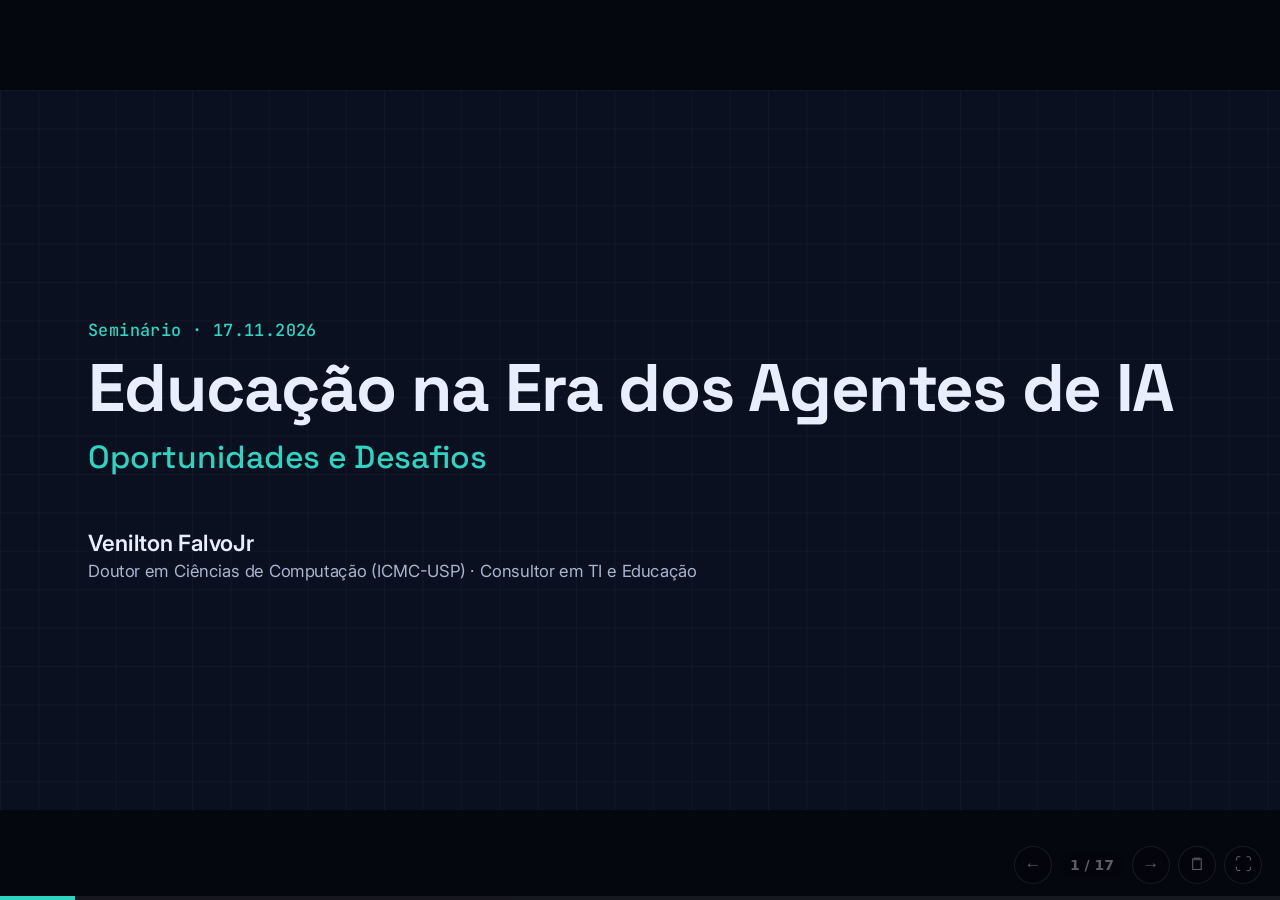
<file: index.html>
<!DOCTYPE html>
<html lang="pt-BR">
<head>
    <meta charset="UTF-8">
    <meta name="viewport" content="width=device-width, initial-scale=1.0">
    <title>Educação na Era dos Agentes de IA</title>
    <meta name="description" content="Da pesquisa em Engenharia de Software aplicada à educação ao uso de agentes de IA na indústria: o que muda, na prática, para quem ensina e para quem aprende.">
    <meta property="og:title" content="Educação na Era dos Agentes de IA: Oportunidades e Desafios">
    <meta property="og:description" content="Uma história em sete capítulos, do mestrado ao harness, sobre como a IA mudou os achados da pesquisa e a prática na indústria.">
    <meta property="og:type" content="website">
    <link rel="preconnect" href="https://fonts.googleapis.com">
    <link rel="preconnect" href="https://fonts.gstatic.com" crossorigin>
    <link href="https://fonts.googleapis.com/css2?family=Archivo:wght@800;900&family=Inter:wght@400;500;600;700&family=JetBrains+Mono:wght@500;600&family=Space+Grotesk:wght@500;700&display=swap" rel="stylesheet">
    <style>
/* Motor dos slides: palco 16:9, navegação, fragmentos e notas */

* { margin: 0; padding: 0; box-sizing: border-box; }

html, body { height: 100%; }

body {
    overflow: hidden;
    background: var(--frame, #000);
    color: var(--text);
    font-family: var(--font-body, 'Inter', system-ui, sans-serif);
}

a { color: inherit; }

:focus-visible { outline: 3px solid var(--accent); outline-offset: 3px; border-radius: 6px; }

.sr-only {
    position: absolute; width: 1px; height: 1px; overflow: hidden;
    clip: rect(0 0 0 0); white-space: nowrap;
}

.stage {
    position: absolute;
    left: 50%;
    top: 50%;
    width: 1600px;
    height: 900px;
    transform: translate(-50%, -50%) scale(var(--scale, 1));
    transform-origin: center center;
    overflow: hidden;
    background: var(--bg);
}

.slide {
    position: absolute;
    inset: 0;
    padding: 80px 110px;
    display: flex;
    flex-direction: column;
    justify-content: center;
    opacity: 0;
    visibility: hidden;
    transition: opacity 0.25s ease, visibility 0.25s;
}

.slide.active { opacity: 1; visibility: visible; z-index: 1; }

.slide .notes { display: none; }

.frag { opacity: 0; transition: opacity 0.2s ease; }
.frag.on { opacity: 1; }

.controls {
    position: fixed;
    right: 18px;
    bottom: 16px;
    z-index: 50;
    display: flex;
    gap: 8px;
    align-items: center;
    opacity: 0.35;
    transition: opacity 0.25s;
}

.controls:hover, .controls:focus-within { opacity: 1; }

.controls button {
    width: 38px;
    height: 38px;
    border-radius: 50%;
    border: 1px solid rgba(128, 128, 128, 0.5);
    background: rgba(0, 0, 0, 0.55);
    color: #fff;
    font-size: 17px;
    cursor: pointer;
}

.controls .counter {
    font: 600 14px system-ui, sans-serif;
    color: #fff;
    background: rgba(0, 0, 0, 0.55);
    padding: 6px 10px;
    border-radius: 999px;
    font-variant-numeric: tabular-nums;
}

.progress { position: fixed; left: 0; bottom: 0; width: 100%; height: 4px; z-index: 40; background: rgba(128, 128, 128, 0.15); }
.progress div { height: 100%; width: 0; background: var(--accent); transition: width 0.35s ease; }

.notes-panel {
    position: fixed;
    left: 0;
    right: 0;
    bottom: 0;
    z-index: 60;
    max-height: 42vh;
    overflow: auto;
    padding: 18px 26px 26px;
    background: rgba(12, 12, 16, 0.96);
    border-top: 3px solid var(--accent);
    font: 17px/1.55 system-ui, sans-serif;
    color: #eee;
}

.notes-panel[hidden] { display: none; }
.notes-panel h4 { font-size: 13px; letter-spacing: 0.1em; text-transform: uppercase; color: var(--accent); margin-bottom: 8px; }
.notes-panel li { margin: 0 0 6px 20px; }

body.thumb .controls, body.thumb .progress { display: none; }
body.idle .controls:not(:focus-within) { opacity: 0; pointer-events: none; }
body.idle { cursor: none; }

@media (prefers-reduced-motion: reduce) {
    .slide, .frag, .progress div { transition: none; }
}

@media print {
    @page { size: 1600px 900px; margin: 0; }
    html, body { height: auto; overflow: visible; }
    .stage { position: static; transform: none !important; width: 1600px; height: auto; overflow: visible; }
    .slide { position: relative; opacity: 1 !important; visibility: visible !important; height: 900px; break-after: page; page-break-after: always; }
    .frag { opacity: 1 !important; transform: none !important; }
    .controls, .progress, .notes-panel { display: none !important; }
    * { -webkit-print-color-adjust: exact; print-color-adjust: exact; }
}
    </style>
    <style>
        :root {
            --frame: #05070f;
            --bg: #0b1020;
            --text: #e8eefc;
            --muted: #a9b4cf;
            --soft: #7d89a6;
            --accent: #2dd4bf;
            --warn: #fbbf24;
            --mito: #ff6b6b;
            --meia: #ffb020;
            --real: #2ee59d;
            --line: rgba(255, 255, 255, 0.12);
            --panel: rgba(255, 255, 255, 0.045);
            --font-body: 'Inter', system-ui, sans-serif;
            --display: 'Space Grotesk', 'Inter', system-ui, sans-serif;
            --mono: 'JetBrains Mono', ui-monospace, Consolas, monospace;
        }

        .stage {
            text-wrap: pretty;
            background-color: var(--bg);
            background-image:
                linear-gradient(rgba(255, 255, 255, 0.028) 1px, transparent 1px),
                linear-gradient(90deg, rgba(255, 255, 255, 0.028) 1px, transparent 1px);
            background-size: 48px 48px;
        }

        .slide { padding-top: 120px; }
        .slide.no-rail { padding-top: 80px; }

        /* Trilha no topo: onde estamos na história */
        .rail { position: absolute; top: 40px; left: 110px; right: 110px; display: grid; grid-template-columns: repeat(7, 1fr); gap: 10px; }
        .rail span { font: 600 15px var(--mono); color: rgba(169, 180, 207, 0.45); border-top: 3px solid rgba(255, 255, 255, 0.1); padding-top: 8px; }
        .rail span small { display: block; font-weight: 500; font-size: 12.5px; margin-top: 2px; }
        .rail span.done { color: var(--muted); border-color: rgba(45, 212, 191, 0.4); }
        .rail span.now { color: var(--accent); border-color: var(--accent); }

        .label { font: 500 21px var(--mono); color: var(--accent); margin-bottom: 16px; }
        h1 { font: 700 92px/1.04 var(--display); letter-spacing: -0.02em; }
        h2 { font: 700 62px/1.08 var(--display); letter-spacing: -0.015em; margin-bottom: 24px; }
        .lead { font-size: 31px; line-height: 1.45; color: var(--muted); }
        .lead strong, p strong { color: var(--text); }
        .accent { color: var(--accent); }
        .cite { position: absolute; left: 110px; bottom: 44px; font: 500 17px var(--mono); color: var(--soft); }
        .insight { margin-top: 22px; padding: 20px 26px; border-radius: 16px; background: rgba(45, 212, 191, 0.12); border: 1px solid rgba(45, 212, 191, 0.45); font: 600 27px/1.4 var(--display); color: var(--text); }
        .note { margin-top: 18px; font-size: 25px; color: var(--muted); }
        .note strong { color: var(--text); }

        /* Capa */
        .cover h1 { font-size: 84px; }
        .cover .sub { font: 500 40px var(--display); color: var(--accent); margin-top: 18px; }
        .cover .who { margin-top: 64px; font-size: 28px; font-weight: 600; }
        .cover .who span { display: block; font-size: 21px; font-weight: 400; color: var(--muted); margin-top: 6px; }
        .cover .thread { margin-top: 26px; font: 500 22px var(--mono); color: var(--soft); }

        /* Duas trilhas */
        .tracks svg { width: 100%; height: auto; margin-top: 6px; }
        .disclaimer { margin-top: 24px; font-size: 20px; color: var(--soft); border-left: 3px solid var(--warn); padding-left: 16px; }

        /* Pergunta */
        .question { font: 700 74px/1.12 var(--display); }
        .question em { font-style: normal; color: var(--accent); }

        /* Cartão de resposta */
        .answer { margin-top: 30px; display: grid; grid-template-columns: 56px 1fr; gap: 18px; align-items: center; padding: 24px 28px; border-radius: 18px; background: var(--panel); border: 1px solid var(--line); }
        .answer b { font-size: 44px; }
        .answer p { font-size: 28px; line-height: 1.4; color: var(--text); }

        /* Estatística grande */
        .bigstat { display: flex; align-items: baseline; gap: 26px; margin: 18px 0 6px; }
        .bigstat b { font: 700 120px/1 var(--display); color: var(--accent); }
        .bigstat span { font-size: 30px; color: var(--muted); }

        /* Fluxos */
        .flow { display: flex; align-items: stretch; gap: 0; margin-top: 30px; }
        .flow .node { flex: 1; padding: 20px 18px; border-radius: 16px; background: var(--panel); border: 1px solid var(--line); text-align: center; display: flex; flex-direction: column; justify-content: center; gap: 6px; }
        .flow .node .ic { font-size: 34px; }
        .flow .node b { font: 700 23px var(--display); }
        .flow .node small { font-size: 17px; color: var(--muted); line-height: 1.35; }
        .flow .node.key { border: 2px dashed var(--accent); background: rgba(45, 212, 191, 0.08); }
        .flow .node.agent { border: 2px solid var(--warn); background: rgba(251, 191, 36, 0.1); }
        .flow .arrow { flex: none; width: 44px; display: grid; place-items: center; color: var(--accent); font-size: 28px; font-weight: 700; }

        /* Barras */
        .virada { display: grid; grid-template-columns: 1fr 640px; gap: 60px; align-items: center; }
        .bars { display: flex; flex-direction: column; gap: 12px; }
        .bars h3 { font: 500 17px var(--mono); color: var(--soft); margin-bottom: 6px; }
        .bar { display: grid; grid-template-columns: 130px 1fr 60px; gap: 14px; align-items: center; font-size: 20px; color: var(--muted); }
        .bar i { display: block; height: 26px; border-radius: 6px; background: rgba(169, 180, 207, 0.35); }
        .bars.frag .bar i { transform: scaleX(0); transform-origin: left center; transition: transform 0.7s cubic-bezier(0.2, 0.7, 0.2, 1) 0.1s; }
        .bars.frag.on .bar i { transform: scaleX(1); }
        @media (prefers-reduced-motion: reduce) { .bars.frag .bar i { transition: none; } }
        @media print { .bars.frag .bar i { transform: none !important; } }
        .bar.best { color: var(--text); font-weight: 600; }
        .bar.best i { background: var(--accent); }
        .bar em { font-style: normal; font: 600 19px var(--mono); }
        .virada p { font-size: 27px; line-height: 1.45; color: var(--muted); margin-bottom: 14px; }

        /* Temas */
        .themes { display: grid; grid-template-columns: repeat(3, 1fr); gap: 20px; margin-top: 28px; }
        .theme { padding: 22px 24px; border-radius: 16px; background: var(--panel); border: 1px solid var(--line); }
        .theme b { display: block; font: 700 26px var(--display); margin-bottom: 8px; }
        .theme span { font-size: 21px; color: var(--muted); line-height: 1.4; }
        .neq i { font-style: normal; color: var(--accent); padding: 0 14px; }

        /* Citação da tese */
        .quote { font: 500 40px/1.3 var(--display); color: var(--text); border-left: 5px solid var(--accent); padding-left: 26px; }
        .quote cite { display: block; margin-top: 10px; font: 500 18px var(--mono); color: var(--soft); font-style: normal; }

        /* Quatro jeitos */
        .ways { display: grid; grid-template-columns: repeat(4, 1fr); gap: 20px; margin-top: 10px; }
        .way { padding: 24px 22px; border-radius: 18px; background: var(--panel); border: 1px solid var(--line); text-align: center; }
        .way .ic { font-size: 40px; }
        .way h3 { font: 700 32px var(--display); margin: 8px 0 6px; }
        .way p { font-size: 20px; color: var(--muted); }
        .way.now { border: 2px solid var(--accent); background: rgba(45, 212, 191, 0.08); }

        /* Pesquisa x prática */
        .bridge { display: flex; flex-direction: column; gap: 10px; }
        .bridge .row, .bridge .heads { display: grid; grid-template-columns: 1fr 56px 1.35fr; gap: 8px; }
        .bridge .head { font: 600 16px var(--mono); color: var(--soft); }
        .bridge .src, .bridge .dst { padding: 11px 22px; border-radius: 14px; border: 1px solid var(--line); }
        .bridge .src { background: rgba(45, 212, 191, 0.08); }
        .bridge .src b { display: block; font: 700 24px var(--display); }
        .bridge .src small { font: 500 15px var(--mono); color: var(--soft); }
        .bridge .dst { background: var(--panel); font-size: 22px; color: var(--muted); line-height: 1.4; display: flex; align-items: center; }
        .bridge .to { display: grid; place-items: center; color: var(--accent); font-size: 28px; font-weight: 700; }

        /* Hype ou realidade */
        .claims { display: flex; flex-direction: column; gap: 16px; }
        .claim { display: grid; grid-template-columns: 1fr 340px; align-items: center; gap: 24px; padding: 18px 26px; border-radius: 16px; background: var(--panel); border: 1px solid var(--line); }
        .claim p { font: 700 32px/1.25 var(--display); color: var(--text); }
        .stamp { justify-self: center; display: inline-block; white-space: nowrap; font: 900 28px 'Archivo', var(--display); letter-spacing: 0.06em; text-transform: uppercase; padding: 6px 18px; border: 5px solid currentColor; border-radius: 12px; transform: rotate(-5deg); }
        .stamp.mito { color: var(--mito); }
        .stamp.meia { color: var(--meia); }
        .stamp.real { color: var(--real); }

        /* Dois lados */
        .sides { display: grid; grid-template-columns: 1fr 1fr; gap: 36px; }
        .side { padding: 30px 36px; border-radius: 22px; background: var(--panel); border: 1px solid var(--line); }
        .side h3 { font: 700 38px var(--display); margin-bottom: 18px; }
        .side p { font-size: 26px; line-height: 1.45; color: var(--muted); margin-bottom: 12px; }
        .side p b { color: var(--accent); font-weight: 700; }
        .side p b.warn { color: var(--warn); }

        /* Próximo capítulo */
        .next { padding-top: 100px; padding-bottom: 50px; }
        .next h2 { margin-bottom: 16px; }
        .next .sides { grid-template-columns: 1.3fr 0.7fr; }
        .next .side { padding: 18px 28px; }
        .next h3 { font: 700 34px var(--display); margin-bottom: 10px; }
        .next .side p { font-size: 22px; line-height: 1.45; color: var(--muted); margin-bottom: 6px; }
        .next .side p::before { content: "→ "; color: var(--accent); font-weight: 700; }
        .next .insight { margin-top: 18px; }
        /* Chamado da pesquisa: QR escuro sobre branco, porque nem todo leitor lê QR invertido */
        .next .join { display: grid; grid-template-columns: 234px 1fr; gap: 20px; align-items: center; margin: 0 0 10px; padding: 10px 16px 10px 10px; border-radius: 16px; border: 2px dashed var(--accent); background: rgba(45, 212, 191, 0.08); }
        .next .join .qr { display: block; width: 234px; height: 234px; border-radius: 10px; overflow: hidden; background: #fff; }
        .next .join .qr svg { display: block; width: 100%; height: 100%; }
        .next .join b { display: block; font: 700 23px var(--display); color: var(--text); margin-bottom: 4px; }
        .next .join span { display: block; font-size: 18px; line-height: 1.4; color: var(--muted); }
        .next .join .url { display: inline-block; margin-top: 6px; font: 600 18px var(--mono); color: var(--accent); text-underline-offset: 4px; }
        .next .join small { display: block; margin-top: 4px; font: 500 14px var(--mono); color: var(--soft); }

        /* Para levar */
        .takeaways { display: flex; flex-direction: column; gap: 26px; }
        .takeaway { display: grid; grid-template-columns: 90px 1fr; align-items: center; font-size: 33px; line-height: 1.4; color: var(--muted); }
        .takeaway code { font: 600 46px var(--mono); color: var(--accent); }
        .takeaway strong { color: var(--text); }

        /* Encerramento */
        .end { display: grid; grid-template-columns: 0.8fr 1.2fr; gap: 60px; align-items: center; }
        .end h1 { font-size: 104px; }
        .end .handle { font: 600 30px var(--mono); color: var(--accent); margin-top: 20px; }
        .refs h3 { font: 600 18px var(--mono); color: var(--accent); margin: 0 0 10px; text-transform: lowercase; }
        .refs ul { margin-bottom: 18px; }
        .refs li { list-style: none; font-size: 17.5px; line-height: 1.4; color: var(--muted); margin-bottom: 8px; }
        .refs li b { color: var(--text); font-weight: 600; }
        .refs a { color: var(--accent); text-underline-offset: 4px; }

        /* Citações numeradas */
        .cites { font: 600 0.62em var(--mono); color: var(--accent); white-space: nowrap; }
        .cites a { color: inherit; text-decoration: none; }
        .cites a:hover { text-decoration: underline; }
        .slide-refs { position: absolute; left: 110px; right: 110px; bottom: 22px; display: flex; flex-direction: column; gap: 4px; }
        .slide-refs p { font-size: 14px; line-height: 1.3; color: var(--soft); white-space: nowrap; overflow: hidden; text-overflow: ellipsis; }
        .slide-refs b { font: 600 13px var(--mono); color: var(--accent); }
        .slide-refs a { color: var(--muted); text-decoration: underline; text-decoration-color: rgba(169, 180, 207, 0.35); text-underline-offset: 3px; }
        .flow-cap { margin-top: 26px; font: 500 18px var(--mono); color: var(--soft); }
        .flow-cap + .flow { margin-top: 10px; }

        /* Referências */
        .biblio { list-style: none; display: flex; flex-direction: column; gap: 16px; }
        .biblio li { display: grid; grid-template-columns: 54px 1fr; align-items: baseline; }
        .biblio .n { font: 600 17px var(--mono); color: var(--accent); }
        .biblio .t { font: 600 21px/1.3 var(--display); color: var(--text); }
        .biblio a.t { text-decoration: underline; text-decoration-color: rgba(45, 212, 191, 0.5); text-underline-offset: 5px; }
        .biblio a.t:hover { color: var(--accent); }
        .biblio .m { display: block; margin-top: 3px; font-size: 16px; color: var(--muted); }

        /* Obrigado */
        .thanks h1 { font-size: 120px; }
        .thanks .handle { font: 600 32px var(--mono); color: var(--accent); margin-top: 18px; }
        .thanks .lead { margin-top: 40px; }
        .thanks .lead + .lead { margin-top: 36px; }
        .thanks .audience { margin-top: 10px; font-size: 25px; line-height: 1.4; color: var(--muted); border-left: 4px solid var(--warn); padding-left: 18px; }
        .thanks .audience strong { color: var(--text); }
        .thanks .lead a { color: var(--text); text-underline-offset: 6px; }
    </style>
</head>
<body>
    <div class="stage">

        <!-- 1 -->
        <section class="slide cover no-rail" data-title="Capa">
            <p class="label">Seminário · 17.11.2026</p>
            <h1>Educação na Era dos Agentes de IA</h1>
            <p class="sub">Oportunidades e Desafios</p>
            <p class="who">Venilton FalvoJr<span>Doutor em Ciências de Computação (ICMC-USP) · Consultor em TI e Educação</span></p>
            <aside class="notes">
                <ul>
                    <li>Gancho: "Quem aqui já ouviu a palavra agente mais vezes este ano do que em toda a vida?"</li>
                    <li>Promessa: uma história real, da pesquisa à indústria, sem hype.</li>
                </ul>
            </aside>
        </section>

        <!-- 2 -->
        <section class="slide no-rail tracks" data-title="Duas Trilhas que se Encontram">
            <p class="label">De onde eu falo</p>
            <h2>Duas Trilhas que se Encontram</h2>
            <svg viewBox="0 0 1380 330" role="img" aria-label="Duas linhas, pesquisa e indústria, que se encontram quando aulas reais viram estudo de caso e seguem juntas até a IA generativa e os agentes">
                <defs>
                    <linearGradient id="merge" gradientUnits="userSpaceOnUse" x1="860" y1="0" x2="1360" y2="0">
                        <stop offset="0" stop-color="#2dd4bf"/>
                        <stop offset="1" stop-color="#fbbf24"/>
                    </linearGradient>
                    <marker id="end" viewBox="0 0 10 10" refX="8" refY="5" markerWidth="5" markerHeight="5" orient="auto">
                        <path d="M0,0 L10,5 L0,10 z" fill="#fbbf24"/>
                    </marker>
                </defs>
                <g font-family="Inter, sans-serif">
                    <text x="0" y="52" fill="#e8eefc" font-size="30" font-weight="700">🔬 Pesquisa</text>
                    <text x="0" y="84" fill="#e8eefc" font-size="19">Doutor em Ciências de Computação (ICMC-USP)</text>
                    <text x="0" y="108" fill="#a9b4cf" font-size="19">Engenharia de Software aplicada à educação</text>
                    <text x="0" y="232" fill="#e8eefc" font-size="30" font-weight="700">🏭 Indústria</text>
                    <text x="0" y="264" fill="#e8eefc" font-size="19">Consultor em TI e Educação</text>
                    <text x="0" y="288" fill="#a9b4cf" font-size="19">Com o time de Educação da DIO</text>
                </g>
                <path d="M480 72 C 660 72, 700 165, 860 165" fill="none" stroke="#2dd4bf" stroke-width="6" stroke-linecap="round"/>
                <path d="M480 252 C 660 252, 700 165, 860 165" fill="none" stroke="#fbbf24" stroke-width="6" stroke-linecap="round"/>
                <path d="M860 165 L 1360 165" fill="none" stroke="url(#merge)" stroke-width="9" stroke-linecap="round" marker-end="url(#end)"/>
                <circle cx="860" cy="165" r="13" fill="#e8eefc"/>
                <text x="860" y="122" text-anchor="middle" fill="#e8eefc" font-family="Inter, sans-serif" font-size="20" font-weight="600">Aulas reais viram estudo de caso</text>
                <text x="1120" y="205" text-anchor="middle" fill="#a9b4cf" font-family="JetBrains Mono, monospace" font-size="18">IA generativa e agentes</text>
            </svg>
            <p class="disclaimer">Relato pessoal: as opiniões são minhas e não representam a DIO.</p>
            <aside class="notes">
                <ul>
                    <li>Duas trilhas que andaram separadas por anos: a acadêmica (Engenharia de Software aplicada à educação) e a de mercado (consultoria em TI).</li>
                    <li>Elas se encontraram quando a pesquisa do doutorado passou a usar aulas reais de uma edtech como estudo de caso.</li>
                    <li>Daqui em diante, a barra no topo mostra em que capítulo da história estamos.</li>
                </ul>
            </aside>
        </section>

        <!-- 3 -->
        <section class="slide no-rail" data-title="A Pergunta">
            <p class="label">A pergunta de hoje</p>
            <p class="question">O que muda, na prática, para <em>quem ensina</em> e para <em>quem aprende</em>?</p>
            <p class="lead" style="margin-top: 36px;">Sem hype: vou contar como a pesquisa começou e como a IA mudou os nossos achados.</p>
            <aside class="notes">
                <ul>
                    <li>Pedir no chat: "Você usa IA mais para ensinar, para aprender ou para os dois?"</li>
                    <li>Anunciar: sete capítulos, do mestrado ao que vem pela frente.</li>
                </ul>
            </aside>
        </section>

        <!-- 4 -->
        <section class="slide" data-title="Capítulo 1 · Reusar">
            <div class="rail" data-at="1"></div>
            <p class="label">Capítulo 1 · Mestrado, 2012 a 2015</p>
            <h2>Reusar o Comum, Variar o Específico</h2>
            <p class="lead">A pergunta do mestrado: como criar apps de aprendizagem móvel <strong>sem começar do zero</strong>?</p>
            <div class="answer"><b aria-hidden="true">🧩</b><p>Uma linha de produto de software: um núcleo reutilizável e as variações de cada contexto <span class="cites" data-refs="jucs2022"></span>.</p></div>
            <p class="note">Primeira lição de engenharia que levo até hoje: <strong>reuso e variabilidade</strong>.</p>
            <aside class="notes">
                <ul>
                    <li>Contexto: o boom do m-learning e cada app sendo feito do zero.</li>
                    <li>Primeiro um catálogo de requisitos, depois a linha de produto.</li>
                    <li>Guardar: reuso e variabilidade voltam quando falarmos de skills de agentes.</li>
                </ul>
            </aside>
        </section>

        <!-- 5 -->
        <section class="slide" data-title="Capítulo 2 · Mapear">
            <div class="rail" data-at="2"></div>
            <p class="label">Capítulo 2 · Início do doutorado</p>
            <h2>Antes de Construir, Mapear</h2>
            <p class="lead">Como a tecnologia apoia o ensino e a aprendizagem com línguas de sinais?</p>
            <div class="bigstat"><b>185</b><span>estudos primários num mapeamento sistemático, nacional e internacional <span class="cites" data-refs="renote2020"></span></span></div>
            <p class="note">O que encontramos: a maioria das soluções era software, mas só duas eram claramente multiplataforma. E <strong>faltavam padrões e boas práticas para compartilhar e reusar objetos de aprendizagem</strong>, como aulas e vídeos.</p>
            <p class="insight">Essa lacuna virou a pergunta do doutorado.</p>
            <aside class="notes">
                <ul>
                    <li>Conte por que você escolheu acessibilidade e Libras.</li>
                    <li>Perspectiva nacional (SBIE), internacional (FIE) e a versão estendida em periódico (RENOTE).</li>
                    <li>Transição: se faltam padrões para reusar, a resposta de um engenheiro de software é uma arquitetura.</li>
                </ul>
            </aside>
        </section>

        <!-- 6 -->
        <section class="slide" data-title="Capítulo 3 · Arquitetar">
            <div class="rail" data-at="3"></div>
            <p class="label">Capítulo 3 · Doutorado, 2019 a 2024</p>
            <h2>Speech2Learning</h2>
            <p class="lead">Uma arquitetura de software que usa reconhecimento de fala para tornar acessíveis objetos de aprendizagem com áudio, como as aulas em vídeo <span class="cites" data-refs="tese"></span>.</p>
            <div class="flow">
                <div class="node"><span class="ic" aria-hidden="true">🎬</span><b>Aula em vídeo</b><small>O objeto de aprendizagem</small></div>
                <div class="arrow" aria-hidden="true">→</div>
                <div class="node key"><span class="ic" aria-hidden="true">🎙️</span><b>Serviço de fala</b><small>Uma peça trocável</small></div>
                <div class="arrow" aria-hidden="true">→</div>
                <div class="node"><span class="ic" aria-hidden="true">📝</span><b>Texto sincronizado</b><small>A ponte entre as partes</small></div>
                <div class="arrow" aria-hidden="true">→</div>
                <div class="node"><span class="ic" aria-hidden="true">🤟</span><b>Acessibilidade</b><small>Legenda, transcrição navegável e avatar de Libras</small></div>
            </div>
            <p class="note">Inspirada na Clean Architecture: a aplicação depende de uma <strong>interface</strong>, e cada serviço de fala vira um detalhe que se troca sem mexer no resto.</p>
            <p class="insight">Aqui as trilhas se encontram: os estudos de caso usaram aulas reais da DIO.</p>
            <aside class="notes">
                <ul>
                    <li>Explicar o desacoplamento com uma imagem: uma tomada onde você pluga qualquer provedor.</li>
                    <li>Por que isso importa: ninguém sabia qual serviço de fala ia ganhar. A arquitetura não precisava saber.</li>
                    <li>Indústria como laboratório: complexidade e realismo que um experimento de bancada não teria.</li>
                </ul>
            </aside>
        </section>

        <!-- 7 -->
        <section class="slide" data-title="Capítulo 4 · A Virada">
            <div class="rail" data-at="4"></div>
            <p class="label">Capítulo 4 · A virada</p>
            <h2>No Meio do Caminho, a IA Mudou o Jogo</h2>
            <div class="virada">
                <div>
                    <p>Em 2022, a OpenAI lançou o <strong>Whisper</strong>, para fala, e o <strong>ChatGPT</strong>, para texto.</p>
                    <p class="frag" data-step="resultado">Comparamos cinco serviços de reconhecimento de fala com aulas reais em português, inglês e espanhol <span class="cites" data-refs="hicss2024"></span>. O Whisper teve a maior média nos três idiomas.</p>
                    <p class="insight frag" data-step="resultado">O serviço de fala era peça trocável: o Whisper virou o padrão sem reescrever a arquitetura.</p>
                </div>
                <div class="bars frag" data-step="resultado" role="img" aria-label="Similaridade léxica média em português, índice de Jaccard de 0 a 1: OpenAI 0,67; Microsoft 0,59; IBM 0,58; Amazon 0,54; Google 0,52">
                    <h3>Similaridade léxica média em português (Jaccard, de 0 a 1) <span class="cites" data-refs="hicss2024"></span></h3>
                    <div class="bar best"><span>OpenAI</span><i style="width: 100%"></i><em>0,67</em></div>
                    <div class="bar"><span>Microsoft</span><i style="width: 88%"></i><em>0,59</em></div>
                    <div class="bar"><span>IBM</span><i style="width: 87%"></i><em>0,58</em></div>
                    <div class="bar"><span>Amazon</span><i style="width: 81%"></i><em>0,54</em></div>
                    <div class="bar"><span>Google</span><i style="width: 78%"></i><em>0,52</em></div>
                </div>
            </div>
            <aside class="notes">
                <ul>
                    <li>Conte primeiro a chegada do Whisper e do ChatGPT. A seta mostra a comparação e o gráfico.</li>
                    <li>O doutorado começou antes da IA generativa. A virada aconteceu com o trabalho em andamento.</li>
                    <li>Se perguntarem de estatística: a diferença entre os serviços foi significativa só em inglês (ANOVA). Em português e espanhol, a vantagem do Whisper é pequena.</li>
                    <li>O Whisper usa a mesma família de arquitetura do ChatGPT, os Transformers. A arquitetura é de 2017; o que 2022 trouxe foram modelos grandes, treinados em escala, abertos ao público.</li>
                    <li>O estudo de caso também virou um artigo no IEEE FIE 2024, com a triangulação completa.</li>
                    <li>Três fontes de evidência: similaridade léxica, percepção dos estudantes e análise documental (triangulação).</li>
                    <li>Lição que vale para agentes hoje: teste com o seu conteúdo, não com o anúncio.</li>
                </ul>
            </aside>
        </section>

        <!-- 8 -->
        <section class="slide" data-title="Capítulo 5 · Ouvir Quem Entende">
            <div class="rail" data-at="5"></div>
            <p class="label">Capítulo 5 · Tese e FIE 2026</p>
            <h2 class="neq">Precisão <i>≠</i> Compreensão</h2>
            <p class="lead">A transcrição estava boa. Então levamos o player, com transcrição navegável e avatar de Libras, a dois intérpretes profissionais <span class="cites" data-refs="fie2026"></span>.</p>
            <div class="themes">
                <div class="theme"><b>Barreira semântica</b><span>O avatar sinaliza palavra por palavra, na ordem do português, e sem a expressão facial, que em Libras carrega gramática.</span></div>
                <div class="theme"><b>Tecnologia transicional</b><span>Melhor que nada quando não há intérprete, mas não substitui um.</span></div>
                <div class="theme"><b>Acessibilidade seletiva</b><span>Funciona para surdos oralizados ou bilíngues e falha para quem tem a Libras como primeira ou única língua.</span></div>
            </div>
            <p class="insight">Uma métrica técnica boa não garante que a pessoa entendeu.</p>
            <aside class="notes">
                <ul>
                    <li>A própria tese já registrava o limite: similaridade léxica pode não capturar nuances de sentido.</li>
                    <li>O FIE 2026 refez a análise das entrevistas com um protocolo formal (Martinelli et al.): 60 códigos viraram 38 e, depois, três temas.</li>
                    <li>Amostra pequena: dois intérpretes de uma mesma empresa. O artigo trata os temas como hipóteses bem fundamentadas, e não como conclusões gerais. Por isso a amostra vai crescer.</li>
                    <li>Sem expressão facial, que em Libras carrega gramática, os sinais aparecem e o sentido se perde.</li>
                </ul>
            </aside>
        </section>

        <!-- 9 -->
        <section class="slide" data-title="A Tese Apontava os Agentes">
            <div class="rail" data-at="5"></div>
            <p class="label">Trabalhos futuros da tese</p>
            <h2>A Tese Terminava Apontando para os Agentes</h2>
            <p class="quote">“Agentes poderiam atuar em diversas camadas da arquitetura…”<cite>Tese, trabalhos futuros <span class="cites" data-refs="tese"></span></cite></p>
            <div>
            <p class="flow-cap">A hipótese do artigo de 2026 <span class="cites" data-refs="fie2026"></span></p>
            <div class="flow">
                <div class="node"><span class="ic" aria-hidden="true">📝</span><b>Transcrição</b><small>O texto da aula</small></div>
                <div class="arrow" aria-hidden="true">→</div>
                <div class="node agent"><span class="ic" aria-hidden="true">🤖</span><b>Agente intermediário</b><small>Contextualiza antes de sinalizar</small></div>
                <div class="arrow" aria-hidden="true">→</div>
                <div class="node"><span class="ic" aria-hidden="true">🤟</span><b>Avatar</b><small>Menos tradução literal</small></div>
                <div class="arrow" aria-hidden="true">→</div>
                <div class="node key"><span class="ic" aria-hidden="true">👥</span><b>Validação humana</b><small>Intérpretes e estudantes surdos</small></div>
            </div>
            </div>
            <p class="insight">Enquanto a pesquisa avançava com cuidado, a indústria chegou aos agentes primeiro.</p>
            <aside class="notes">
                <ul>
                    <li>A hipótese do FIE 2026: um LLM que contextualiza o texto antes do avatar pode reduzir a tradução literal.</li>
                    <li>A condição faz parte da proposta: validar com intérpretes e testar com estudantes surdos antes de levar para a sala de aula.</li>
                    <li>Transição: na indústria, os agentes já estavam no dia a dia.</li>
                </ul>
            </aside>
        </section>

        <!-- 10 -->
        <section class="slide" data-title="Capítulo 6 · Agir">
            <div class="rail" data-at="6"></div>
            <p class="label">Capítulo 6 · Indústria, hoje</p>
            <h2>Na Indústria, Quatro Jeitos de Usar IA</h2>
            <div class="ways">
                <div class="way"><span class="ic" aria-hidden="true">👂</span><h3>Transcrever</h3><p>A fala vira texto.</p></div>
                <div class="way"><span class="ic" aria-hidden="true">✍️</span><h3>Escrever</h3><p>O prompt vira rascunho.</p></div>
                <div class="way"><span class="ic" aria-hidden="true">🔗</span><h3>Encadear</h3><p>O pipeline tem passos fixos.</p></div>
                <div class="way now"><span class="ic" aria-hidden="true">🤖</span><h3>Agir</h3><p>O agente decide os passos.</p></div>
            </div>
            <p class="note">A diferença está em quem decide. No pipeline, o caminho está escrito no código. No <strong>agente</strong>, o modelo escolhe os próprios passos e ferramentas a partir do resultado de cada ação <span class="cites" data-refs="agents2024"></span>.</p>
            <p class="note">O <strong>harness</strong> é o software em volta do modelo que roda esse ciclo: reúne contexto, age, verifica e repete. O Claude Code funciona sobre um harness assim <span class="cites" data-refs="sdk"></span>.</p>
            <aside class="notes">
                <ul>
                    <li>A mesma evolução, vivida na edtech e na consultoria.</li>
                    <li>Escrever: rápido, mas cada conversa começa do zero e a IA inventa com confiança.</li>
                    <li>Encadear: escala no previsível, rígido no caso novo. A Anthropic chama isso de workflow, em oposição a agente.</li>
                    <li>Agir: conte um projeto seu super automatizado com Claude Code, com regras escritas em arquivo, skills e aprovação humana.</li>
                </ul>
            </aside>
        </section>

        <!-- 11 -->
        <section class="slide" data-title="O Que a Pesquisa Ensinou à Prática">
            <div class="rail" data-at="6"></div>
            <p class="label">O fio entre as trilhas</p>
            <h2>O Que a Pesquisa Ensinou à Prática</h2>
            <div class="bridge">
                <div class="heads"><div class="head">Na pesquisa</div><div></div><div class="head">Com agentes, hoje</div></div>
                <div class="row"><div class="src"><b>Reusar e variar</b><small>Mestrado <span class="cites" data-refs="jucs2022"></span></small></div><div class="to" aria-hidden="true">→</div><div class="dst"><span>Skills: instruções e scripts reutilizáveis que o agente carrega quando a tarefa pede <span class="cites" data-refs="skills2025"></span>.</span></div></div>
                <div class="row"><div class="src"><b>Desacoplar</b><small>Speech2Learning <span class="cites" data-refs="tese"></span></small></div><div class="to" aria-hidden="true">→</div><div class="dst"><span>O modelo vira peça trocável; regras, ferramentas e verificações permanecem.</span></div></div>
                <div class="row"><div class="src"><b>Medir com o seu conteúdo</b><small>HICSS 2024 <span class="cites" data-refs="hicss2024"></span></small></div><div class="to" aria-hidden="true">→</div><div class="dst"><span>Antes de escalar, avalie o modelo com o seu próprio material.</span></div></div>
                <div class="row"><div class="src"><b>Validar com quem entende</b><small>FIE 2026 <span class="cites" data-refs="fie2026"></span></small></div><div class="to" aria-hidden="true">→</div><div class="dst"><span>Uma pessoa aprova o que não tem volta, e quem revisa não é quem produziu.</span></div></div>
            </div>
            <aside class="notes">
                <ul>
                    <li>É o slide central da fala: a Engenharia de Software é o fio que liga as duas trilhas.</li>
                    <li>Nada disso é novidade da era dos agentes. É engenharia que já funcionava, aplicada a uma peça nova.</li>
                </ul>
            </aside>
        </section>

        <!-- 12 -->
        <section class="slide" data-title="Hype ou Realidade?">
            <div class="rail" data-at="6"></div>
            <p class="label">Vote no chat antes de eu revelar</p>
            <h2>Hype ou Realidade?</h2>
            <div class="claims">
                <div class="claim"><p>“A IA vai substituir quem ensina.”</p><span class="stamp mito frag">Mito</span></div>
                <div class="claim"><p>“Com um bom prompt, sai o curso inteiro.”</p><span class="stamp meia frag">Meia-verdade</span></div>
                <div class="claim"><p>“Um agente revisor elimina os erros.”</p><span class="stamp mito frag">Mito</span></div>
                <div class="claim"><p>“Agentes já mudaram como se produz educação.”</p><span class="stamp real frag">Realidade</span></div>
            </div>
            <aside class="notes">
                <ul>
                    <li>Ler uma frase, esperar os votos, revelar o carimbo.</li>
                    <li>Substituir: é a tecnologia transicional da pesquisa. Amplia o alcance, não justifica cortar quem ensina.</li>
                    <li>Curso inteiro: ótimo primeiro rascunho; curadoria, checagem e voz continuam humanas.</li>
                    <li>Revisor: conte o seu caso de agente que achou erros reais e criou outros, com a mesma confiança.</li>
                    <li>Produção: com harness e uma pessoa aprovando o que não tem volta.</li>
                </ul>
            </aside>
        </section>

        <!-- 13 -->
        <section class="slide" data-title="Quem Ensina e Quem Aprende">
            <div class="rail" data-at="6"></div>
            <p class="label">Voltando à pergunta</p>
            <h2>Para Quem Ensina e para Quem Aprende</h2>
            <div class="sides">
                <div class="side">
                    <h3>🧑‍🏫 Quem ensina</h3>
                    <p><b>Muda:</b> menos produção braçal, mais curadoria.</p>
                    <p><b class="warn">Cuidado:</b> validar o sentido vira parte do ofício.</p>
                </div>
                <div class="side">
                    <h3>🧑‍🎓 Quem aprende</h3>
                    <p><b>Muda:</b> um mentor disponível a qualquer hora.</p>
                    <p><b class="warn">Cuidado:</b> quem já sabe aproveita mais, e o atalho pode pular o esforço de aprender.</p>
                </div>
            </div>
            <aside class="notes">
                <ul>
                    <li>"Quem já sabe aproveita mais" é a acessibilidade seletiva da pesquisa, agora com agentes.</li>
                    <li>Para quem aprende, o pedido que muda tudo: "Me ajuda a destravar sem me dar a resposta".</li>
                </ul>
            </aside>
        </section>

        <!-- 14 -->
        <section class="slide next" data-title="Capítulo 7 · O Próximo Capítulo">
            <div class="rail" data-at="7"></div>
            <p class="label">Capítulo 7 · Futuro</p>
            <h2>O Próximo Capítulo</h2>
            <div class="sides">
                <div class="side">
                    <h3>🔬 Na pesquisa</h3>
                    <p>Ampliar a amostra, com um protocolo já aprovado pelo comitê de ética.</p>
                    <div class="join">
                        <a class="qr" href="https://forms.gle/hkWZNrKs1uwhjwUS8" target="_blank" rel="noopener"><svg xmlns="http://www.w3.org/2000/svg" role="img" aria-label="QR code do formulário da pesquisa" shape-rendering="crispEdges" viewBox="0 0 37 37"><path fill="#fff" d="M0 0h37v37h-37z"/><path stroke="#0b1020" d="M4 4.5h7m1 0h1m1 0h2m1 0h1m1 0h1m1 0h2m1 0h1m1 0h7m-29 1h1m5 0h1m1 0h1m3 0h2m4 0h1m1 0h1m1 0h1m5 0h1m-29 1h1m1 0h3m1 0h1m2 0h1m1 0h2m3 0h1m5 0h1m1 0h3m1 0h1m-29 1h1m1 0h3m1 0h1m1 0h1m5 0h2m1 0h1m1 0h2m1 0h1m1 0h3m1 0h1m-29 1h1m1 0h3m1 0h1m2 0h4m1 0h1m2 0h2m3 0h1m1 0h3m1 0h1m-29 1h1m5 0h1m4 0h3m2 0h2m1 0h2m1 0h1m5 0h1m-29 1h7m1 0h1m1 0h1m1 0h1m1 0h1m1 0h1m1 0h1m1 0h1m1 0h7m-21 1h4m5 0h1m1 0h1m-20 1h1m1 0h2m1 0h3m3 0h1m1 0h1m1 0h1m2 0h3m1 0h1m2 0h1m1 0h2m-29 1h1m2 0h2m3 0h1m2 0h4m2 0h2m1 0h1m1 0h3m3 0h1m-28 1h6m2 0h1m1 0h1m1 0h1m2 0h1m9 0h2m-28 1h1m2 0h2m2 0h1m1 0h3m3 0h2m1 0h1m2 0h1m1 0h2m3 0h1m-28 1h3m2 0h1m1 0h1m5 0h4m1 0h1m1 0h1m3 0h2m-24 1h3m2 0h2m1 0h2m1 0h1m1 0h4m2 0h1m3 0h3m-28 1h1m1 0h2m1 0h2m5 0h1m3 0h1m1 0h1m1 0h1m2 0h1m1 0h3m-29 1h1m3 0h1m2 0h2m2 0h1m2 0h3m4 0h2m1 0h1m2 0h1m-28 1h1m1 0h1m1 0h1m1 0h7m1 0h1m1 0h1m2 0h3m2 0h2m1 0h1m-26 1h1m1 0h2m1 0h1m1 0h2m3 0h1m3 0h1m1 0h1m2 0h1m1 0h3m-28 1h1m1 0h5m1 0h2m3 0h4m1 0h1m1 0h1m2 0h1m2 0h1m-23 1h1m2 0h1m2 0h2m1 0h7m1 0h2m1 0h1m1 0h1m-26 1h2m1 0h5m1 0h5m2 0h2m1 0h7m-19 1h2m2 0h1m3 0h1m3 0h1m3 0h5m-29 1h7m1 0h2m4 0h1m2 0h4m1 0h1m1 0h2m1 0h1m-28 1h1m5 0h1m1 0h2m3 0h4m1 0h3m3 0h2m1 0h1m-28 1h1m1 0h3m1 0h1m2 0h1m1 0h1m5 0h1m2 0h5m1 0h2m-28 1h1m1 0h3m1 0h1m1 0h2m1 0h1m1 0h1m1 0h7m1 0h3m2 0h1m-29 1h1m1 0h3m1 0h1m1 0h3m2 0h2m1 0h3m4 0h1m2 0h1m1 0h1m-29 1h1m5 0h1m2 0h1m1 0h1m1 0h1m1 0h1m4 0h1m1 0h1m2 0h1m1 0h1m-28 1h7m1 0h3m2 0h3m2 0h3m6 0h1"/></svg></a>
                        <div>
                            <b>É ouvinte e fluente em português e Libras?</b>
                            <span>Participe: buscamos intérpretes de Libras, filhos ouvintes de pais surdos e outras pessoas ouvintes que usam Libras, para uma entrevista por Google Meet de até 30 minutos. O formulário é só para esse público.</span>
                            <a class="url" href="https://forms.gle/hkWZNrKs1uwhjwUS8" target="_blank" rel="noopener">forms.gle/hkWZNrKs1uwhjwUS8</a>
                            <small>Pesquisa aprovada pelo CEP/EACH-USP, CAAE 78381524.3.0000.5390.</small>
                        </div>
                    </div>
                    <p>Player v2 aberto para novas rodadas.</p>
                    <p>Depois, levar a hipótese do agente intermediário à validação com intérpretes e estudantes surdos <span class="cites" data-refs="fie2026"></span>.</p>
                </div>
                <div class="side">
                    <h3>🏭 Na indústria</h3>
                    <p>Agentes com harness e uma pessoa no circuito.</p>
                    <p>Medir aprendizado, e não só produtividade.</p>
                    <p>Formatos abertos, para não depender de um fornecedor.</p>
                </div>
            </div>
            <p class="insight">As trilhas seguem juntas: a indústria acelera, a pesquisa confere.</p>
            <aside class="notes">
                <ul>
                    <li><strong>📋 Cole no chat agora e diga que é só para esse público:</strong><div>Pesquisa Speech2Learning, só para pessoas ouvintes fluentes em português e Libras (intérpretes de Libras, filhos ouvintes de pais surdos e outras pessoas ouvintes que usam Libras): https://forms.gle/hkWZNrKs1uwhjwUS8</div></li>
                    <li>O player v2 traz ajustes pedidos pelos intérpretes e mantém, como decisões de projeto, dois achados: a transcrição como leitura principal e o avatar sob demanda.</li>
                    <li>A amostra ampliada inclui intérpretes, filhos ouvintes de pais surdos e outras pessoas ouvintes que usam Libras.</li>
                    <li>Se perguntarem: na forma mais simples, o agente intermediário seria um passo fixo, como o "encadear" do slide 10. Vira agente de fato se passar a decidir os próprios passos.</li>
                </ul>
            </aside>
        </section>

        <!-- 15 -->
        <section class="slide no-rail" data-title="Para Levar">
            <p class="label">Para levar</p>
            <div class="takeaways">
                <div class="takeaway"><code>01</code><span>A engenharia continua valendo: <strong>reusar, desacoplar, medir e validar.</strong></span></div>
                <div class="takeaway"><code>02</code><span>Precisão técnica não garante aprendizado. <strong>Valide com quem aprende e com quem entende do assunto.</strong></span></div>
                <div class="takeaway"><code>03</code><span>A IA apoia quem ensina e quem aprende. <strong>A decisão continua humana.</strong></span></div>
            </div>
            <aside class="notes"><ul><li>Falar devagar. Abrir para perguntas em seguida.</li></ul></aside>
        </section>

        <!-- 16 -->
        <section class="slide no-rail" data-title="Referências">
            <p class="label">Referências</p>
            <h2>Para Se Aprofundar</h2>
            <ol class="biblio" id="biblio"></ol>
            <aside class="notes"><ul><li>Passar rápido. Todos os links também estão no README do repositório.</li></ul></aside>
        </section>

        <!-- 17 -->
        <section class="slide no-rail thanks" data-title="Obrigado">
            <h1>Obrigado!</h1>
            <p class="handle">@falvojr</p>
            <p class="lead">Slides e referências: <a href="https://github.com/falvojr/ensinar-e-aprender-com-ia" target="_blank" rel="noopener">github.com/falvojr/ensinar-e-aprender-com-ia</a></p>
            <p class="lead">Pesquisa Speech2Learning: <a href="https://forms.gle/hkWZNrKs1uwhjwUS8" target="_blank" rel="noopener">forms.gle/hkWZNrKs1uwhjwUS8</a></p>
            <p class="audience"><strong>Só para pessoas ouvintes fluentes em português e Libras.</strong></p>
            <aside class="notes"><ul><li>Se repetir o link da pesquisa no chat, repita também que é só para ouvintes fluentes em português e Libras.</li><li>Perguntas. Provocação reserva: "Que tarefa você daria hoje para um agente, e qual nunca daria?"</li></ul></aside>
        </section>

    </div>
    <script>
        (function () {
            const chapters = [
                ['Reusar', '2012 a 2015'], ['Mapear', '2020'], ['Arquitetar', '2020 a 2024'], ['Medir', '2022 a 2024'],
                ['Ouvir', '2024 a 2026'], ['Agir', 'Hoje'], ['Próximo', 'Futuro']
            ];
            document.querySelectorAll('.rail').forEach(function (rail) {
                const at = Number(rail.dataset.at);
                rail.setAttribute('role', 'img');
                rail.setAttribute('aria-label', 'Capítulo ' + at + ' de 7: ' + chapters[at - 1][0]);
                rail.innerHTML = chapters.map(function (c, i) {
                    const cls = i + 1 < at ? 'done' : (i + 1 === at ? 'now' : '');
                    return '<span class="' + cls + '">' + c[0] + '<small>' + c[1] + '</small></span>';
                }).join('');
            });
        })();
    </script>
    <script>
        // Referências: numeradas pela ordem em que aparecem nos slides (estilo IEEE)
        (function () {
            // Só referências reais, conferidas na fonte: a tese, os PDFs dos artigos e as páginas originais.
            const REFS = {
                jucs2022: { a: 'FalvoJr et al.', t: 'Development and Evaluation of a Software Product Line for M-Learning Applications', v: 'J.UCS', y: '2022', url: 'https://doi.org/10.3897/jucs.90663',
                    authors: 'V. FalvoJr, A. S. Marcolino, N. F. Duarte Filho, E. OliveiraJr e E. F. Barbosa', venue: 'Journal of Universal Computer Science (J.UCS), v. 28, n. 10' },
                renote2020: { a: 'FalvoJr et al.', t: 'Tecnologias Aplicadas ao Ensino e Aprendizagem com Línguas de Sinais: Um Mapeamento Sistemático Sob as Perspectivas Nacional e Internacional', v: 'RENOTE', y: '2020', url: 'https://doi.org/10.22456/1679-1916.110217',
                    authors: 'V. FalvoJr, C. Martins Falvo, L. P. Scatalon e E. F. Barbosa', venue: 'Revista Novas Tecnologias na Educação (RENOTE), v. 18, n. 2' },
                tese: { a: 'FalvoJr', t: 'Speech2Learning: Uma Arquitetura de Software Baseada em Reconhecimento de Fala para Promover a Acessibilidade de Objetos de Aprendizagem', v: 'Tese, ICMC-USP', y: '2024', url: 'https://doi.org/10.11606/T.55.2024.tde-15012025-095523',
                    authors: 'V. FalvoJr', venue: 'Tese de Doutorado, ICMC, Universidade de São Paulo' },
                hicss2024: { a: 'FalvoJr et al.', t: 'Lexical Analysis of Automatic Transcriptions Using Speech-to-Text Services: A Statistically Evaluated Case Study', v: 'HICSS', y: '2024', url: 'https://hdl.handle.net/10125/107023',
                    authors: 'V. FalvoJr, A. S. Marcolino, D. R. Bruno, C. H. Martins Falvo, F. S. Osório e E. F. Barbosa', venue: 'Proc. 57th Hawaii International Conference on System Sciences (HICSS)' },
                fie2026: { a: 'FalvoJr et al.', t: 'Qualitative Evaluation of Automatic Speech Recognition Integrated with Sign Language Avatars in Accessible Video Players: Interpreter Perspectives', v: 'IEEE FIE', y: '2026',
                    authors: 'V. FalvoJr, T. C. Valverde, F. S. Oliveira, C. H. Martins Falvo, A. S. Marcolino e E. F. Barbosa', venue: 'IEEE Frontiers in Education Conference (FIE)' },
                agents2024: { a: 'Anthropic', t: 'Building effective agents', v: 'Engineering', y: 'dez. 2024', url: 'https://www.anthropic.com/engineering/building-effective-agents',
                    authors: 'Anthropic', venue: 'Engineering' },
                sdk: { a: 'Anthropic', t: 'Building agents with the Claude Agent SDK', v: 'Engineering', y: 'set. 2025', url: 'https://www.anthropic.com/engineering/building-agents-with-the-claude-agent-sdk',
                    authors: 'Anthropic', venue: 'Engineering' },
                skills2025: { a: 'Anthropic', t: 'Equipping agents for the real world with Agent Skills', v: 'Engineering', y: 'out. 2025', url: 'https://www.anthropic.com/engineering/equipping-agents-for-the-real-world-with-agent-skills',
                    authors: 'Anthropic', venue: 'Engineering' }
            };

            const slides = Array.from(document.querySelectorAll('.slide'));
            const order = [];
            const num = {};
            const keysOf = function (el) { return el.dataset.refs.split(/\s+/).filter(function (k) { return REFS[k]; }); };

            slides.forEach(function (s) {
                s.querySelectorAll('.cites').forEach(function (c) {
                    keysOf(c).forEach(function (k) {
                        if (!(k in num)) { order.push(k); num[k] = order.length; }
                    });
                });
            });

            const link = function (k, text) {
                const r = REFS[k];
                return r.url ? '<a href="' + r.url + '" target="_blank" rel="noopener">' + text + '</a>' : text;
            };

            document.querySelectorAll('.cites').forEach(function (c) {
                const keys = keysOf(c);
                c.innerHTML = keys.map(function (k) { return link(k, '[' + num[k] + ']'); }).join(', ');
                c.title = keys.map(function (k) { return '[' + num[k] + '] ' + REFS[k].a + ', ' + REFS[k].t; }).join('\n');
            });

            slides.forEach(function (s) {
                const keys = [];
                s.querySelectorAll('.cites').forEach(function (c) {
                    keysOf(c).forEach(function (k) { if (keys.indexOf(k) < 0) keys.push(k); });
                });
                if (!keys.length) return;
                keys.sort(function (x, y) { return num[x] - num[y]; });
                const footer = document.createElement('footer');
                footer.className = 'slide-refs';
                if (keys.length > 3) {
                    footer.innerHTML = '<p>' + keys.map(function (k) {
                        const r = REFS[k];
                        return '<b>[' + num[k] + ']</b> ' + r.a + ', ' + link(k, r.v + (r.y ? ' ' + r.y : ''));
                    }).join(' · ') + '</p>';
                } else {
                    footer.innerHTML = keys.map(function (k) {
                        const r = REFS[k];
                        return '<p title="' + r.a + ', ' + r.t + ', ' + r.v + (r.y ? ', ' + r.y : '') + '"><b>[' + num[k] + ']</b> ' + r.a + ', “' + link(k, r.t) + ',” ' + r.v + (r.y ? ', ' + r.y : '') + '.</p>';
                    }).join('');
                }
                s.appendChild(footer);
            });

            const biblio = document.getElementById('biblio');
            if (biblio) {
                biblio.innerHTML = order.map(function (k) {
                    const r = REFS[k];
                    const title = r.url ? '<a class="t" href="' + r.url + '" target="_blank" rel="noopener">' + r.t + '</a>' : '<span class="t">' + r.t + '</span>';
                    const meta = r.authors + '. ' + r.venue + (r.y ? ', ' + r.y : '') + '.';
                    return '<li><span class="n">[' + num[k] + ']</span><span>' + title + '<span class="m">' + meta + '</span></span></li>';
                }).join('');
            }
        })();
    </script>
    <script>
// Motor dos slides.
// Teclas: → Espaço PageDown avançam (nos slides 7 e 12, revelam uma etapa antes); ← PageUp voltam;
// Home e End; F tela cheia; N notas na tela; P notas do apresentador em outra janela.
(function () {
    const stage = document.querySelector('.stage');
    const slides = Array.from(document.querySelectorAll('.slide'));
    const total = slides.length;
    let current = 0;
    let presenter = null;
    let startedAt = null;

    if (new URLSearchParams(location.search).has('thumb')) document.body.classList.add('thumb');

    document.body.insertAdjacentHTML('beforeend',
        '<nav class="controls" aria-label="Navegação dos slides">' +
        '<button type="button" data-act="prev" aria-label="Anterior" title="Anterior (←)">←</button>' +
        '<span class="counter" aria-hidden="true"></span>' +
        '<button type="button" data-act="next" aria-label="Próximo" title="Próximo (→)">→</button>' +
        '<button type="button" data-act="presenter" aria-label="Notas do apresentador" title="Notas do apresentador (P)">🗒</button>' +
        '<button type="button" data-act="fullscreen" aria-label="Tela cheia" title="Tela cheia (F)">⛶</button>' +
        '</nav>' +
        '<div class="progress" aria-hidden="true"><div></div></div>' +
        '<div class="sr-only" aria-live="polite"></div>' +
        '<section class="notes-panel" aria-label="Notas do slide" hidden></section>');

    const counter = document.querySelector('.controls .counter');
    const bar = document.querySelector('.progress div');
    const live = document.querySelector('[aria-live]');
    const notesPanel = document.querySelector('.notes-panel');

    function fit() {
        stage.style.setProperty('--scale', Math.min(window.innerWidth / 1600, window.innerHeight / 900));
    }

    function titleOf(i) { return slides[i].dataset.title || ('Slide ' + (i + 1)); }
    function notesOf(i) { const n = slides[i].querySelector('.notes'); return n ? n.innerHTML : '<p>Sem notas.</p>'; }
    function frags(i) { return Array.from(slides[i].querySelectorAll('.frag')); }

    function go(n, fragState, announce) {
        n = Math.max(0, Math.min(total - 1, n));
        slides.forEach(function (s, i) {
            const on = i === n;
            s.classList.toggle('active', on);
            s.setAttribute('aria-hidden', on ? 'false' : 'true');
            s.inert = !on;
        });
        frags(n).forEach(function (f) { f.classList.toggle('on', fragState === 'end'); });
        current = n;
        counter.textContent = (n + 1) + ' / ' + total;
        bar.style.width = ((n + 1) / total * 100) + '%';
        if (announce !== false) live.textContent = 'Slide ' + (n + 1) + ' de ' + total + ': ' + titleOf(n);
        const hash = '#' + (n + 1);
        if (location.hash !== hash) history.replaceState(null, '', location.pathname + location.search + hash);
        if (!notesPanel.hidden) renderNotes();
        updatePresenter();
    }

    // Fragmentos com o mesmo data-step aparecem e somem juntos.
    function stepOf(list, f) {
        return f.dataset.step ? list.filter(function (x) { return x.dataset.step === f.dataset.step; }) : [f];
    }

    function next() {
        const all = frags(current);
        const hidden = all.find(function (f) { return !f.classList.contains('on'); });
        if (hidden) { stepOf(all, hidden).forEach(function (f) { f.classList.add('on'); }); updatePresenter(); return; }
        if (current < total - 1) go(current + 1, 'start');
    }

    function prev() {
        const all = frags(current);
        const shown = all.filter(function (f) { return f.classList.contains('on'); });
        if (shown.length) { stepOf(all, shown[shown.length - 1]).forEach(function (f) { f.classList.remove('on'); }); updatePresenter(); return; }
        if (current > 0) go(current - 1, 'end');
    }

    function renderNotes() {
        notesPanel.innerHTML = '<h4>Notas · ' + (current + 1) + ' / ' + total + ' · ' + titleOf(current) + '</h4>' + notesOf(current);
    }

    function toggleNotes() {
        notesPanel.hidden = !notesPanel.hidden;
        if (!notesPanel.hidden) renderNotes();
    }

    function toggleFullscreen() {
        if (!document.fullscreenElement) { if (document.documentElement.requestFullscreen) document.documentElement.requestFullscreen(); }
        else if (document.exitFullscreen) document.exitFullscreen();
    }

    function elapsed() {
        if (!startedAt) return '00:00';
        const s = Math.floor((Date.now() - startedAt) / 1000);
        return String(Math.floor(s / 60)).padStart(2, '0') + ':' + String(s % 60).padStart(2, '0');
    }

    function updatePresenter() {
        if (!presenter || presenter.closed) return;
        const d = presenter.document;
        const set = function (id, html) { const el = d.getElementById(id); if (el) el.innerHTML = html; };
        const f = frags(current);
        const shown = f.filter(function (x) { return x.classList.contains('on'); }).length;
        set('p-pos', (current + 1) + ' / ' + total + (f.length ? ' · revelados ' + shown + ' de ' + f.length : ''));
        set('p-title', titleOf(current));
        set('p-notes', notesOf(current));
        set('p-next', current < total - 1 ? 'Próximo: ' + titleOf(current + 1) : 'Último slide');
        set('p-timer', elapsed());
    }

    function openPresenter() {
        if (presenter && !presenter.closed) { presenter.focus(); return; }
        presenter = window.open('', 'apresentador', 'width=980,height=720');
        if (!presenter) { alert('Permita pop-ups nesta página para abrir as notas do apresentador.'); return; }
        if (!startedAt) startedAt = Date.now();
        const d = presenter.document;
        d.open();
        d.write('<!DOCTYPE html><html lang="pt-BR"><head><meta charset="UTF-8"><title>Notas do apresentador</title><style>' +
            'body{margin:0;background:#101218;color:#fff;font:19px/1.55 system-ui,sans-serif;padding:24px 30px}' +
            'header{display:flex;justify-content:space-between;align-items:center;border-bottom:2px solid #888;padding-bottom:12px;margin-bottom:16px}' +
            '#p-title{font-size:26px;font-weight:800}#p-pos{opacity:.7;font-weight:600}#p-timer{font:700 32px ui-monospace,Consolas,monospace}' +
            '#p-notes{font-size:22px}#p-notes li{margin:0 0 10px 24px}#p-next{margin-top:18px;opacity:.6}' +
            '.bar{display:flex;gap:12px;margin-top:22px}button{font:600 17px system-ui,sans-serif;padding:10px 18px;border-radius:10px;border:1px solid #888;background:#22252e;color:#fff;cursor:pointer}' +
            '</style></head><body><header><div><div id="p-pos"></div><div id="p-title"></div></div><div id="p-timer">00:00</div></header>' +
            '<div id="p-notes"></div><div id="p-next"></div>' +
            '<div class="bar"><button id="p-prev">← Voltar</button><button id="p-nextbtn">Avançar →</button><button id="p-reset">Zerar cronômetro</button></div>' +
            '</body></html>');
        d.close();
        d.addEventListener('keydown', onKey);
        d.getElementById('p-prev').addEventListener('click', prev);
        d.getElementById('p-nextbtn').addEventListener('click', next);
        d.getElementById('p-reset').addEventListener('click', function () { startedAt = Date.now(); updatePresenter(); });
        updatePresenter();
    }

    setInterval(function () {
        if (presenter && !presenter.closed) {
            const el = presenter.document.getElementById('p-timer');
            if (el) el.textContent = elapsed();
        }
    }, 1000);

    function onKey(e) {
        const k = e.key;
        const onControl = e.target && e.target.closest && e.target.closest('a, button');
        if (k === 'ArrowRight' || k === 'ArrowDown' || k === 'PageDown' || k === ' ' || (k === 'Enter' && !onControl)) {
            e.preventDefault(); next();
        } else if (k === 'ArrowLeft' || k === 'ArrowUp' || k === 'PageUp' || k === 'Backspace') {
            e.preventDefault(); prev();
        } else if (k === 'Home') {
            e.preventDefault(); go(0, 'start');
        } else if (k === 'End') {
            e.preventDefault(); go(total - 1, 'end');
        } else if (k === 'f' || k === 'F') {
            toggleFullscreen();
        } else if (k === 'n' || k === 'N') {
            toggleNotes();
        } else if (k === 'p' || k === 'P') {
            openPresenter();
        } else if (k === 'Escape' && !notesPanel.hidden) {
            notesPanel.hidden = true;
        }
    }

    document.addEventListener('keydown', onKey);
    document.querySelector('[data-act="prev"]').addEventListener('click', prev);
    document.querySelector('[data-act="next"]').addEventListener('click', next);
    document.querySelector('[data-act="presenter"]').addEventListener('click', openPresenter);
    document.querySelector('[data-act="fullscreen"]').addEventListener('click', toggleFullscreen);

    let touchX = null;
    document.addEventListener('touchstart', function (e) { touchX = e.changedTouches[0].clientX; }, { passive: true });
    document.addEventListener('touchend', function (e) {
        if (touchX === null) return;
        const dx = e.changedTouches[0].clientX - touchX;
        if (Math.abs(dx) > 50) { if (dx < 0) next(); else prev(); }
        touchX = null;
    }, { passive: true });

    let idleTimer = null;
    function wake() {
        document.body.classList.remove('idle');
        clearTimeout(idleTimer);
        idleTimer = setTimeout(function () { document.body.classList.add('idle'); }, 2500);
    }
    document.addEventListener('mousemove', wake);
    wake();

    window.addEventListener('resize', fit);
    window.addEventListener('hashchange', function () {
        const n = parseInt(location.hash.slice(1), 10);
        if (!isNaN(n) && n - 1 !== current) go(n - 1, 'start');
    });

    fit();
    const start = parseInt(location.hash.slice(1), 10);
    go(isNaN(start) ? 0 : start - 1, 'start', false);
})();
    </script>
</body>
</html>
</file>
